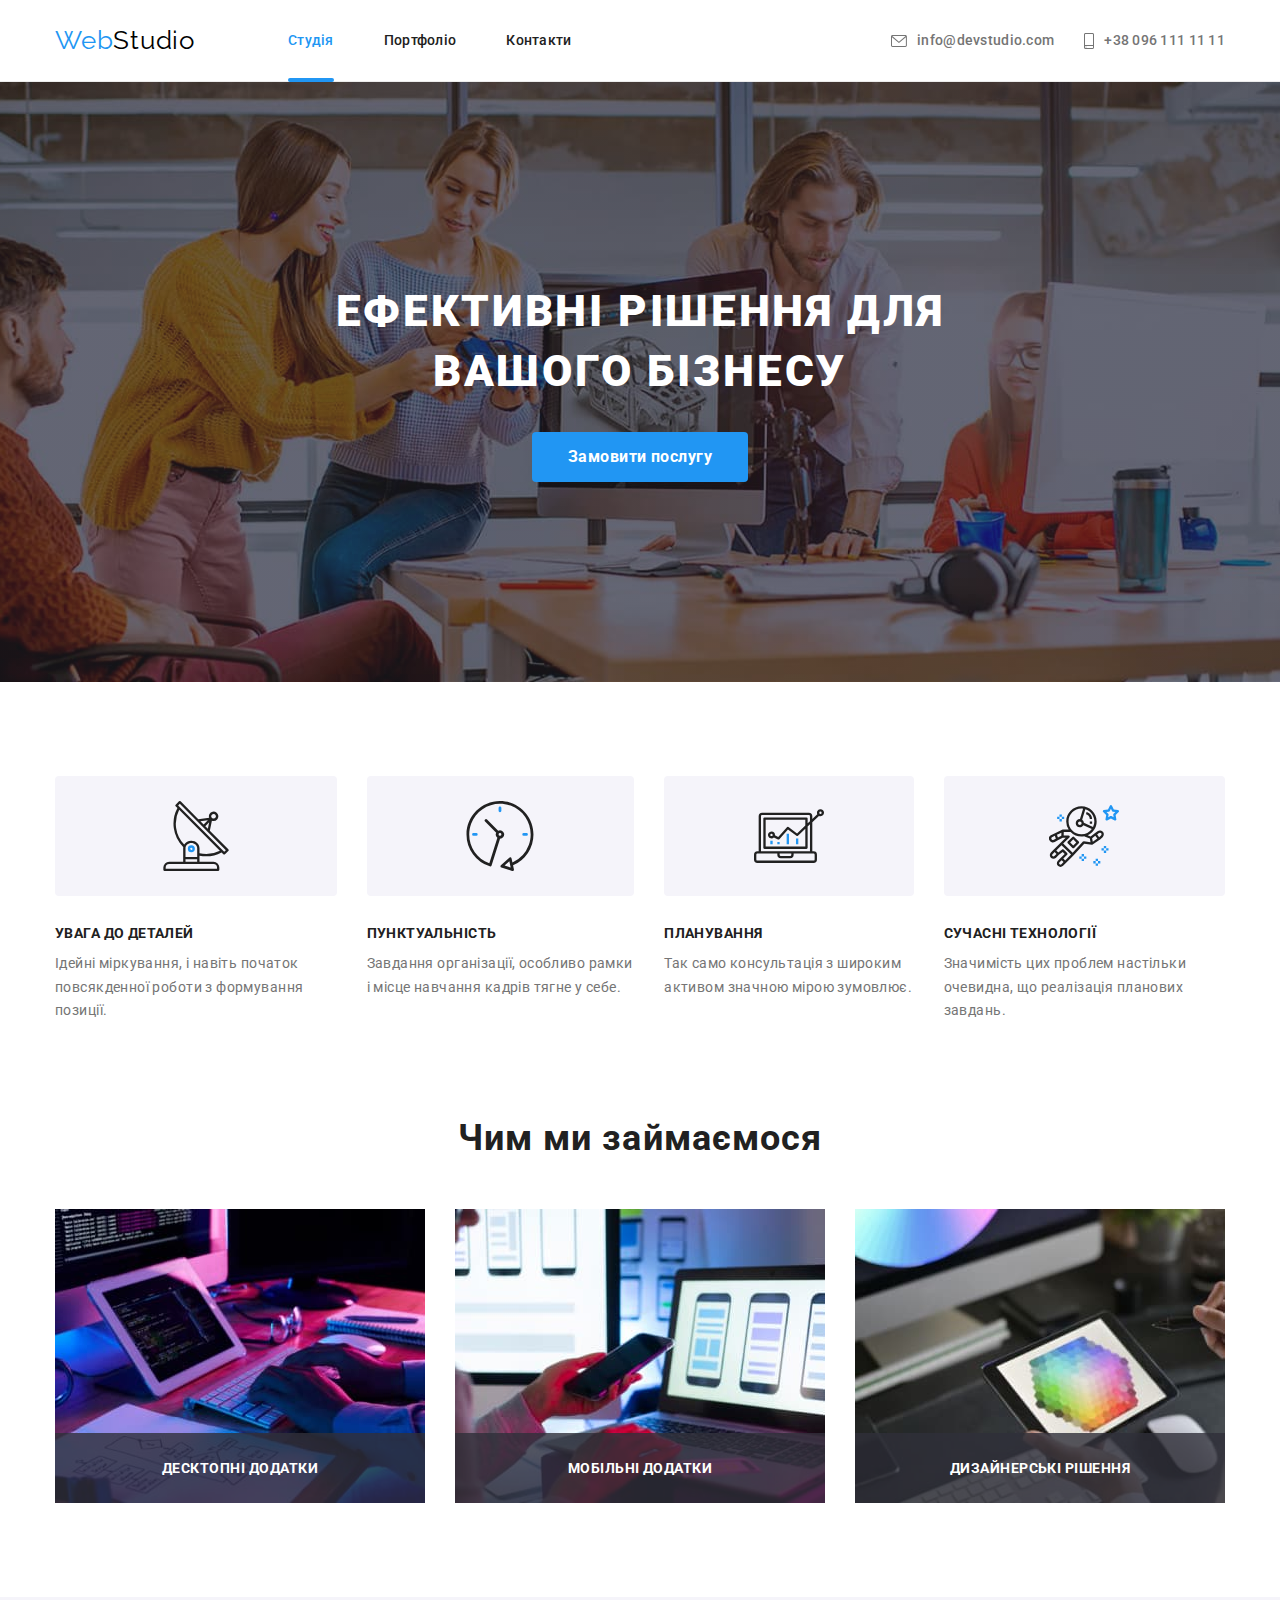
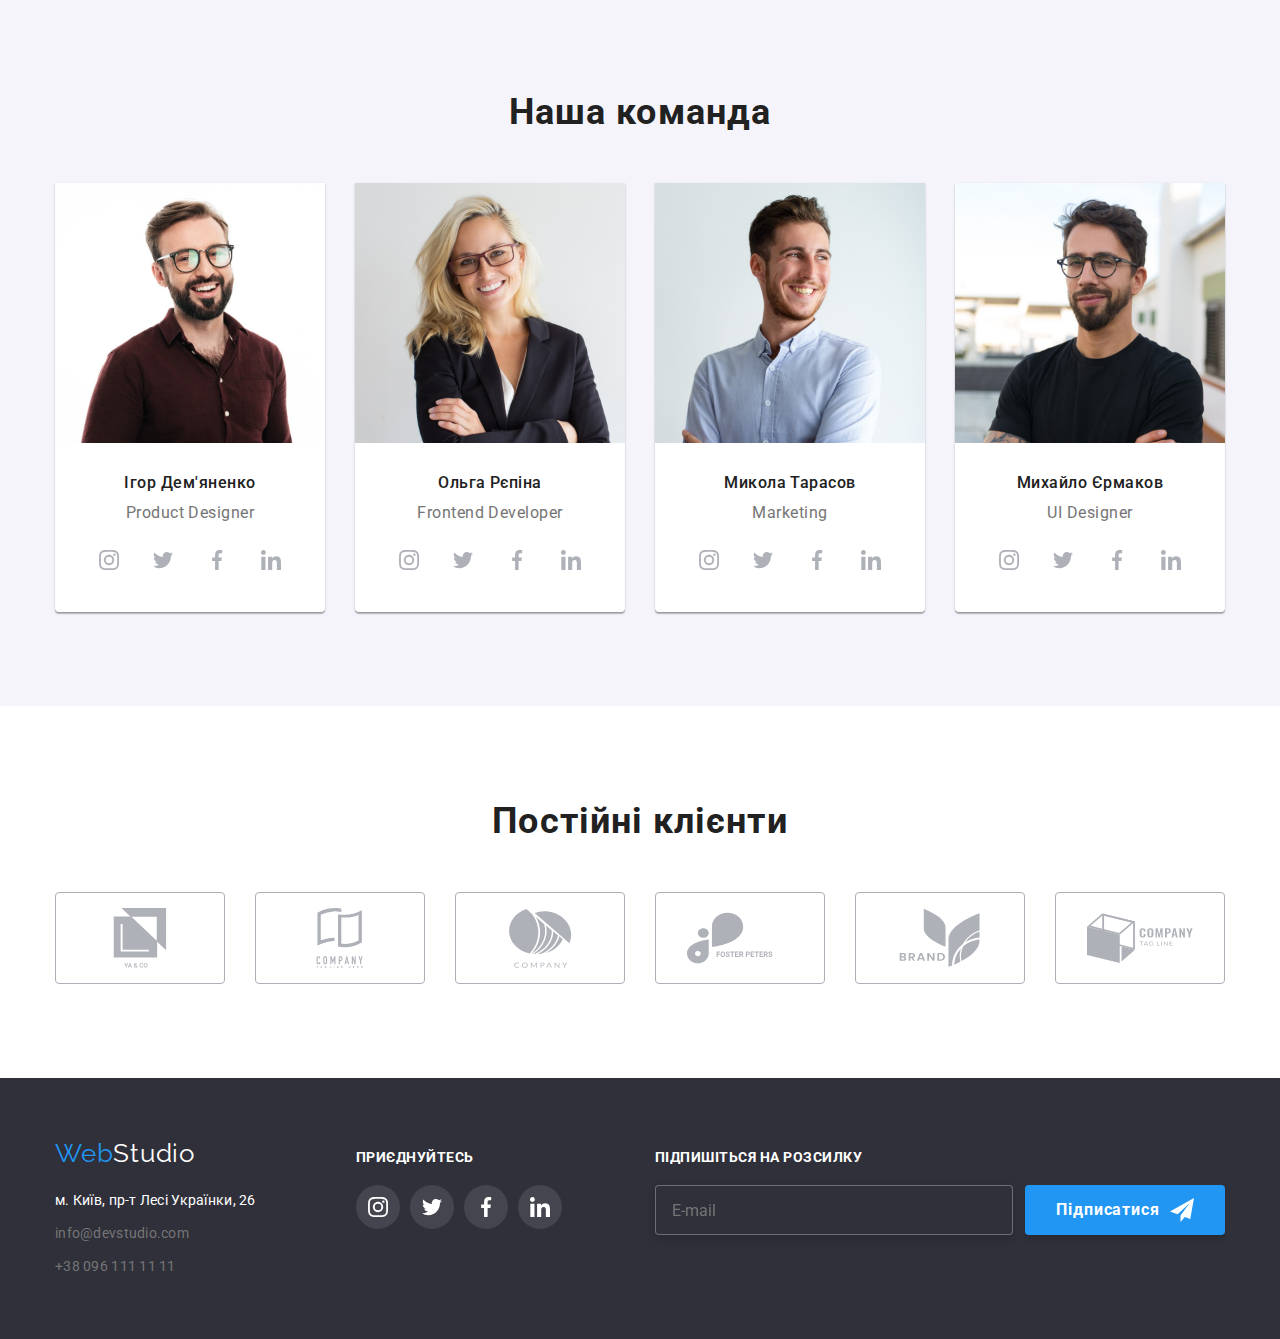
<file: index.html>
<!DOCTYPE html>
<html lang="uk">
  <head>
    <meta charset="UTF-8" />
    <meta http-equiv="X-UA-Compatible" content="IE=edge" />
    <meta name="viewport" content="width=device-width, initial-scale=1.0" />
    <title>WebStudio</title>
    <link
      href="https://fonts.googleapis.com/css2?family=Raleway:wght@700&family=Roboto:wght@400;500;700;900&display=swap"
      rel="stylesheet"
    />
    <link
      rel="stylesheet"
      href="https://cdnjs.cloudflare.com/ajax/libs/modern-normalize/1.1.0/modern-normalize.min.css"
    />
    <link rel="stylesheet" href="./css/main.min.css" />
  </head>
  <body>
    <header class="header">
      <div class="container header__container">
        <nav class="nav-container">
          <a href="#" class="logo link" lang="en">
            <span class="logo__accent">Web</span>Studio</a
          >
          <ul class="nav">
            <li>
              <a href="" class="nav__link link nav__link_current">Студія</a>
            </li>
            <li>
              <a href="./portfolio.html" class="nav__link link">Портфоліо</a>
            </li>
            <li><a href="" class="nav__link link">Контакти</a></li>
          </ul>
        </nav>

        <ul class="nav-auth">
          <li>
            <a href="mailto:info@devstudio.com" class="nav-auth__link link">
              <svg class="nav-auth__icon" width="16" height="12">
                <use href="./images/svg/symbol-defs.svg#icon-envelope"></use>
              </svg>
              info@devstudio.com</a
            >
          </li>
          <li>
            <a href="tel:+380961111111" class="nav-auth__link link">
              <svg class="nav-auth__icon" width="10" height="16">
                <use href="./images/svg/symbol-defs.svg#icon-smartphone"></use>
              </svg>
              +38 096 111 11 11</a
            >
          </li>
        </ul>
      </div>
    </header>
    <main>
      <section class="hero">
        <div class="container">
          <h1 class="hero__title">Ефективні рішення для вашого бізнесу</h1>
          <button class="hero__button button" data-modal-open type="button">
            Замовити послугу
          </button>
        </div>
      </section>

      <section class="section">
        <div class="container">
          <h2 class="visually-hidden">Особливості</h2>
          <ul class="features">
            <li>
              <div class="features__svg-container">
                <svg class="features__svg">
                  <use href="./images/svg/symbol-defs.svg#icon-antenna-1"></use>
                </svg>
              </div>
              <h3 class="features__title">УВАГА ДО ДЕТАЛЕЙ</h3>
              <p class="features__text">
                Ідейні міркування, і навіть початок повсякденної роботи з
                формування позиції.
              </p>
            </li>
            <li>
              <div class="features__svg-container">
                <svg class="features__svg">
                  <use href="./images/svg/symbol-defs.svg#icon-clock-1"></use>
                </svg>
              </div>
              <h3 class="features__title">ПУНКТУАЛЬНІСТЬ</h3>
              <p class="features__text">
                Завдання організації, особливо рамки і місце навчання кадрів
                тягне у себе.
              </p>
            </li>
            <li>
              <div class="features__svg-container">
                <svg class="features__svg">
                  <use href="./images/svg/symbol-defs.svg#icon-diagram-1"></use>
                </svg>
              </div>
              <h3 class="features__title">ПЛАНУВАННЯ</h3>
              <p class="features__text">
                Так само консультація з широким активом значною мірою зумовлює.
              </p>
            </li>
            <li>
              <div class="features__svg-container">
                <svg class="features__svg">
                  <use
                    href="./images/svg/symbol-defs.svg#icon-astronaut-1"
                  ></use>
                </svg>
              </div>
              <h3 class="features__title">СУЧАСНІ ТЕХНОЛОГІЇ</h3>
              <p class="features__text">
                Значимість цих проблем настільки очевидна, що реалізація
                планових завдань.
              </p>
            </li>
          </ul>
        </div>
      </section>
      <section class="section section_no-padding-top">
        <div class="container">
          <h2 class="section__title">Чим ми займаємося</h2>
          <ul class="departments">
            <li class="departments__item">
              <img
                src="./images/departments/coding.jpg"
                alt="Веб розробка"
                width="370"
              />
              <p class="departments__lable">Десктопні додатки</p>
            </li>
            <li class="departments__item">
              <img
                src="./images/departments/apps.jpg"
                alt="Створення мобільних аплікацій"
                width="370"
              />
              <p class="departments__lable">Мобільні додатки</p>
            </li>
            <li class="departments__item">
              <img
                src="./images/departments/design.jpg"
                alt="Веб дизайн"
                width="370"
              />
              <p class="departments__lable">Дизайнерські рішення</p>
            </li>
          </ul>
        </div>
      </section>

      <section class="section section_other-bg">
        <div class="container">
          <h2 class="section__title">Наша команда</h2>
          <ul class="list team">
            <li class="team__item">
              <img src="./images/team/igor.jpg" alt="Дизайнер" width="270" />
              <div class="team__box">
                <h3 class="team__title">Ігор Дем'яненко</h3>
                <p class="team__text">Product Designer</p>

                <ul class="list socials">
                  <li class="team-social">
                    <a href="" class="social-link">
                      <svg class="team-social-svg">
                        <use
                          href="./images/svg/symbol-defs.svg#icon-instagram-2"
                        ></use>
                      </svg>
                    </a>
                  </li>
                  <li class="team-social">
                    <a href="" class="link social-link">
                      <svg class="team-social-svg">
                        <use
                          href="./images/svg/symbol-defs.svg#icon-twitter-1"
                        ></use>
                      </svg>
                    </a>
                  </li>
                  <li class="team-social">
                    <a href="" class="link social-link">
                      <svg class="team-social-svg">
                        <use
                          href="./images/svg/symbol-defs.svg#icon-facebook-1"
                        ></use>
                      </svg>
                    </a>
                  </li>
                  <li class="team-social">
                    <a href="" class="link social-link">
                      <svg class="team-social-svg">
                        <use
                          href="./images/svg/symbol-defs.svg#icon-linkedin-1"
                        ></use>
                      </svg>
                    </a>
                  </li>
                </ul>
              </div>
            </li>
            <li class="team__item">
              <img src="./images/team/olga.jpg" alt="Розробник" width="270" />
              <div class="team__box">
                <h3 class="team__title">Ольга Рєпіна</h3>
                <p class="team__text">Frontend Developer</p>
                <ul class="socials list">
                  <li class="team-social">
                    <a href="" class="link social-link">
                      <svg class="team-social-svg">
                        <use
                          href="./images/svg/symbol-defs.svg#icon-instagram-2"
                        ></use>
                      </svg>
                    </a>
                  </li>
                  <li class="team-social">
                    <a href="" class="link social-link">
                      <svg class="team-social-svg">
                        <use
                          href="./images/svg/symbol-defs.svg#icon-twitter-1"
                        ></use>
                      </svg>
                    </a>
                  </li>
                  <li class="team-social">
                    <a href="" class="link social-link">
                      <svg class="team-social-svg">
                        <use
                          href="./images/svg/symbol-defs.svg#icon-facebook-1"
                        ></use>
                      </svg>
                    </a>
                  </li>
                  <li class="team-social">
                    <a href="" class="link social-link">
                      <svg class="team-social-svg">
                        <use
                          href="./images/svg/symbol-defs.svg#icon-linkedin-1"
                        ></use>
                      </svg>
                    </a>
                  </li>
                </ul>
              </div>
            </li>
            <li class="team__item">
              <img
                src="./images/team/mykola.jpg"
                alt="Маркетолог"
                width="270"
              />
              <div class="team__box">
                <h3 class="team__title">Микола Тарасов</h3>
                <p class="team__text">Marketing</p>
                <ul class="socials list">
                  <li class="team-social">
                    <a href="" class="link social-link">
                      <svg class="team-social-svg">
                        <use
                          href="./images/svg/symbol-defs.svg#icon-instagram-2"
                        ></use>
                      </svg>
                    </a>
                  </li>
                  <li class="team-social">
                    <a href="" class="link social-link">
                      <svg class="team-social-svg">
                        <use
                          href="./images/svg/symbol-defs.svg#icon-twitter-1"
                        ></use>
                      </svg>
                    </a>
                  </li>
                  <li class="team-social">
                    <a href="" class="link social-link">
                      <svg class="team-social-svg">
                        <use
                          href="./images/svg/symbol-defs.svg#icon-facebook-1"
                        ></use>
                      </svg>
                    </a>
                  </li>
                  <li class="team-social">
                    <a href="" class="link social-link">
                      <svg class="team-social-svg">
                        <use
                          href="./images/svg/symbol-defs.svg#icon-linkedin-1"
                        ></use>
                      </svg>
                    </a>
                  </li>
                </ul>
              </div>
            </li>
            <li class="team__item">
              <img
                src="./images/team/mykhailo.jpg"
                alt="UI Дизайнер"
                width="270"
              />
              <div class="team__box">
                <h3 class="team__title">Михайло Єрмаков</h3>
                <p class="team__text">UI Designer</p>
                <ul class="socials list">
                  <li class="team-social">
                    <a href="" class="link social-link">
                      <svg class="team-social-svg">
                        <use
                          href="./images/svg/symbol-defs.svg#icon-instagram-2"
                        ></use>
                      </svg>
                    </a>
                  </li>
                  <li class="team-social">
                    <a href="" class="link social-link">
                      <svg class="team-social-svg">
                        <use
                          href="./images/svg/symbol-defs.svg#icon-twitter-1"
                        ></use>
                      </svg>
                    </a>
                  </li>
                  <li class="team-social">
                    <a href="" class="link social-link">
                      <svg class="team-social-svg">
                        <use
                          href="./images/svg/symbol-defs.svg#icon-facebook-1"
                        ></use>
                      </svg>
                    </a>
                  </li>
                  <li class="team-social">
                    <a href="" class="link social-link">
                      <svg class="team-social-svg">
                        <use
                          href="./images/svg/symbol-defs.svg#icon-linkedin-1"
                        ></use>
                      </svg>
                    </a>
                  </li>
                </ul>
              </div>
            </li>
          </ul>
        </div>
      </section>
      <section class="section">
        <div class="container">
          <h2 class="section__title">Постійні клієнти</h2>
          <ul class="clients">
            <li class="client">
              <a href="" class="client__link link">
                <svg class="client__icon">
                  <use href="./images/svg/symbol-defs.svg#icon-group-1"></use>
                </svg>
              </a>
            </li>
            <li class="client">
              <a href="" class="client__link link">
                <svg class="client__icon">
                  <use href="./images/svg/symbol-defs.svg#icon-group"></use>
                </svg>
              </a>
            </li>
            <li class="client">
              <a href="" class="client__link link">
                <svg class="client__icon">
                  <use href="./images/svg/symbol-defs.svg#icon-group-2"></use>
                </svg>
              </a>
            </li>
            <li class="client">
              <a href="" class="client__link link">
                <svg class="client__icon">
                  <use href="./images/svg/symbol-defs.svg#icon-group-3"></use>
                </svg>
              </a>
            </li>
            <li class="client">
              <a href="" class="client__link link">
                <svg class="client__icon">
                  <use href="./images/svg/symbol-defs.svg#icon-group-4"></use>
                </svg>
              </a>
            </li>
            <li class="client">
              <a href="" class="client__link link">
                <svg class="client__icon">
                  <use href="./images/svg/symbol-defs.svg#icon-group-5"></use>
                </svg>
              </a>
            </li>
          </ul>
        </div>
      </section>
    </main>
    <footer class="footer">
      <div class="container footer-container">
        <div class="address-container">
          <a href="#" class="footer-logo link" lang="en">
            <span class="logo__accent">Web</span>Studio</a
          >
          <address class="address">
            <ul class="footer-ul">
              <li class="footer-li">
                <a
                  href="https://goo.gl/maps/rkMrGBLXWdnHNcui8"
                  class="nav-auth__link contact-address footer-contact link"
                  target="_blank"
                  >м. Київ, пр-т Лесі Українки, 26</a
                >
              </li>
              <li class="footer-li">
                <a
                  href="mailto:info@devstudio.com"
                  class="nav-auth__link footer-contact link"
                  target="_blank"
                  >info@devstudio.com</a
                >
              </li>
              <li class="footer-li">
                <a
                  href="tel:+380961111111"
                  class="nav-auth__link footer-contact link"
                  >+38 096 111 11 11</a
                >
              </li>
            </ul>
          </address>
        </div>
        <div class="footer-social-container">
          <p class="footer-socials-p">приєднуйтесь</p>
          <ul class="socials">
            <li class="footer-social">
              <a href="" class="footer-social-link link">
                <svg class="team-social-svg">
                  <use
                    href="./images/svg/symbol-defs.svg#icon-instagram-2"
                  ></use>
                </svg>
              </a>
            </li>
            <li class="footer-social">
              <a href="" class="footer-social-link link">
                <svg class="team-social-svg">
                  <use href="./images/svg/symbol-defs.svg#icon-twitter-1"></use>
                </svg>
              </a>
            </li>
            <li class="footer-social">
              <a href="" class="footer-social-link link">
                <svg class="team-social-svg">
                  <use
                    href="./images/svg/symbol-defs.svg#icon-facebook-1"
                  ></use>
                </svg>
              </a>
            </li>
            <li class="footer-social">
              <a href="" class="footer-social-link link">
                <svg class="team-social-svg">
                  <use
                    href="./images/svg/symbol-defs.svg#icon-linkedin-1"
                  ></use>
                </svg>
              </a>
            </li>
          </ul>
        </div>
        <div class="email-inputs-wrapper">
          <p class="footer-socials-p">підпишіться на розсилку</p>
          <form class="email-inputs">
            <label class="email-field">
              <span class="email-input-wrapper">
                <input
                  type="email"
                  class="email-input"
                  placeholder="E-mail"
                  name="user_email"
                />
              </span>
            </label>
            <button type="submit" class="button email-form-submit">
              <span class="email-form-span">Підписатися</span>
              <svg class="send-svg" width="24" height="24">
                <use href="./images/svg/symbol-defs.svg#icon-send"></use>
              </svg>
            </button>
          </form>
        </div>
      </div>
    </footer>

    <div class="backdrop is-hidden" data-modal>
      <div class="modal">
        <button type="button" class="modal-close-btn" data-modal-close>
          <svg class="modal-close-icon" width="11" height="11">
            <use href="./images/svg/symbol-defs.svg#icon-close"></use>
          </svg>
        </button>
        <form class="modal-form">
          <b class="modal-form-capture"
            >Залиште свої дані, ми вам передзвонимо</b
          >
          <label class="modal-form-field">
            <span class="modal-form-input-desc">Імʼя</span>
            <span class="modal-form-input-wrapper">
              <input
                type="text"
                class="modal-form-input"
                placeholder=""
                pattern="[a-zA-Zа-яА-ЯіІїЇʼҐґєЄ]+"
                name="user_name"
              />
              <svg class="modal-form-svg">
                <use href="./images/svg/symbol-defs.svg#icon-name"></use>
              </svg>
            </span>
          </label>
          <label class="modal-form-field">
            <span class="modal-form-input-desc">Телефон</span>
            <span class="modal-form-input-wrapper">
              <input
                type="tel"
                class="modal-form-input"
                placeholder=""
                name="user_phone"
              />
              <svg class="modal-form-svg">
                <use href="./images/svg/symbol-defs.svg#icon-tel"></use>
              </svg>
            </span>
          </label>
          <label class="modal-form-field">
            <span class="modal-form-input-desc">Пошта</span>
            <span class="modal-form-input-wrapper">
              <input
                type="email"
                class="modal-form-input"
                placeholder=""
                name="user_email"
              />
              <svg class="modal-form-svg">
                <use href="./images/svg/symbol-defs.svg#icon-email"></use>
              </svg>
            </span>
          </label>
          <label class="modal-form-field-last">
            <span class="modal-form-input-desc">Коментар</span>
            <textarea
              name="user_message"
              class="modal-form-message"
              placeholder="Введіть текст"
            ></textarea>
          </label>
          <label class="modal-form-checkbox-wrapper">
            <input
              type="checkbox"
              class="modal-form-checkbox visually-hidden"
              name="user_policy"
              required
            />
            <svg class="modal-form-own-checkbox" width="18" height="18">
              <use
                class="modal-form-own-checkbox-icon"
                href="./images/svg/symbol-defs.svg#icon-check"
              ></use>
            </svg>
            Погоджуюся з розсилкою та приймаю&nbsp;<a
              href=""
              class="modal-form-own-checkbox-text"
              >Умови договору</a
            >
          </label>
          <button type="submit" class="button modal-form-submit">
            Відправити
          </button>
        </form>
      </div>
    </div>

    <script src="./js/modal.js"></script>
  </body>
</html>
</file>
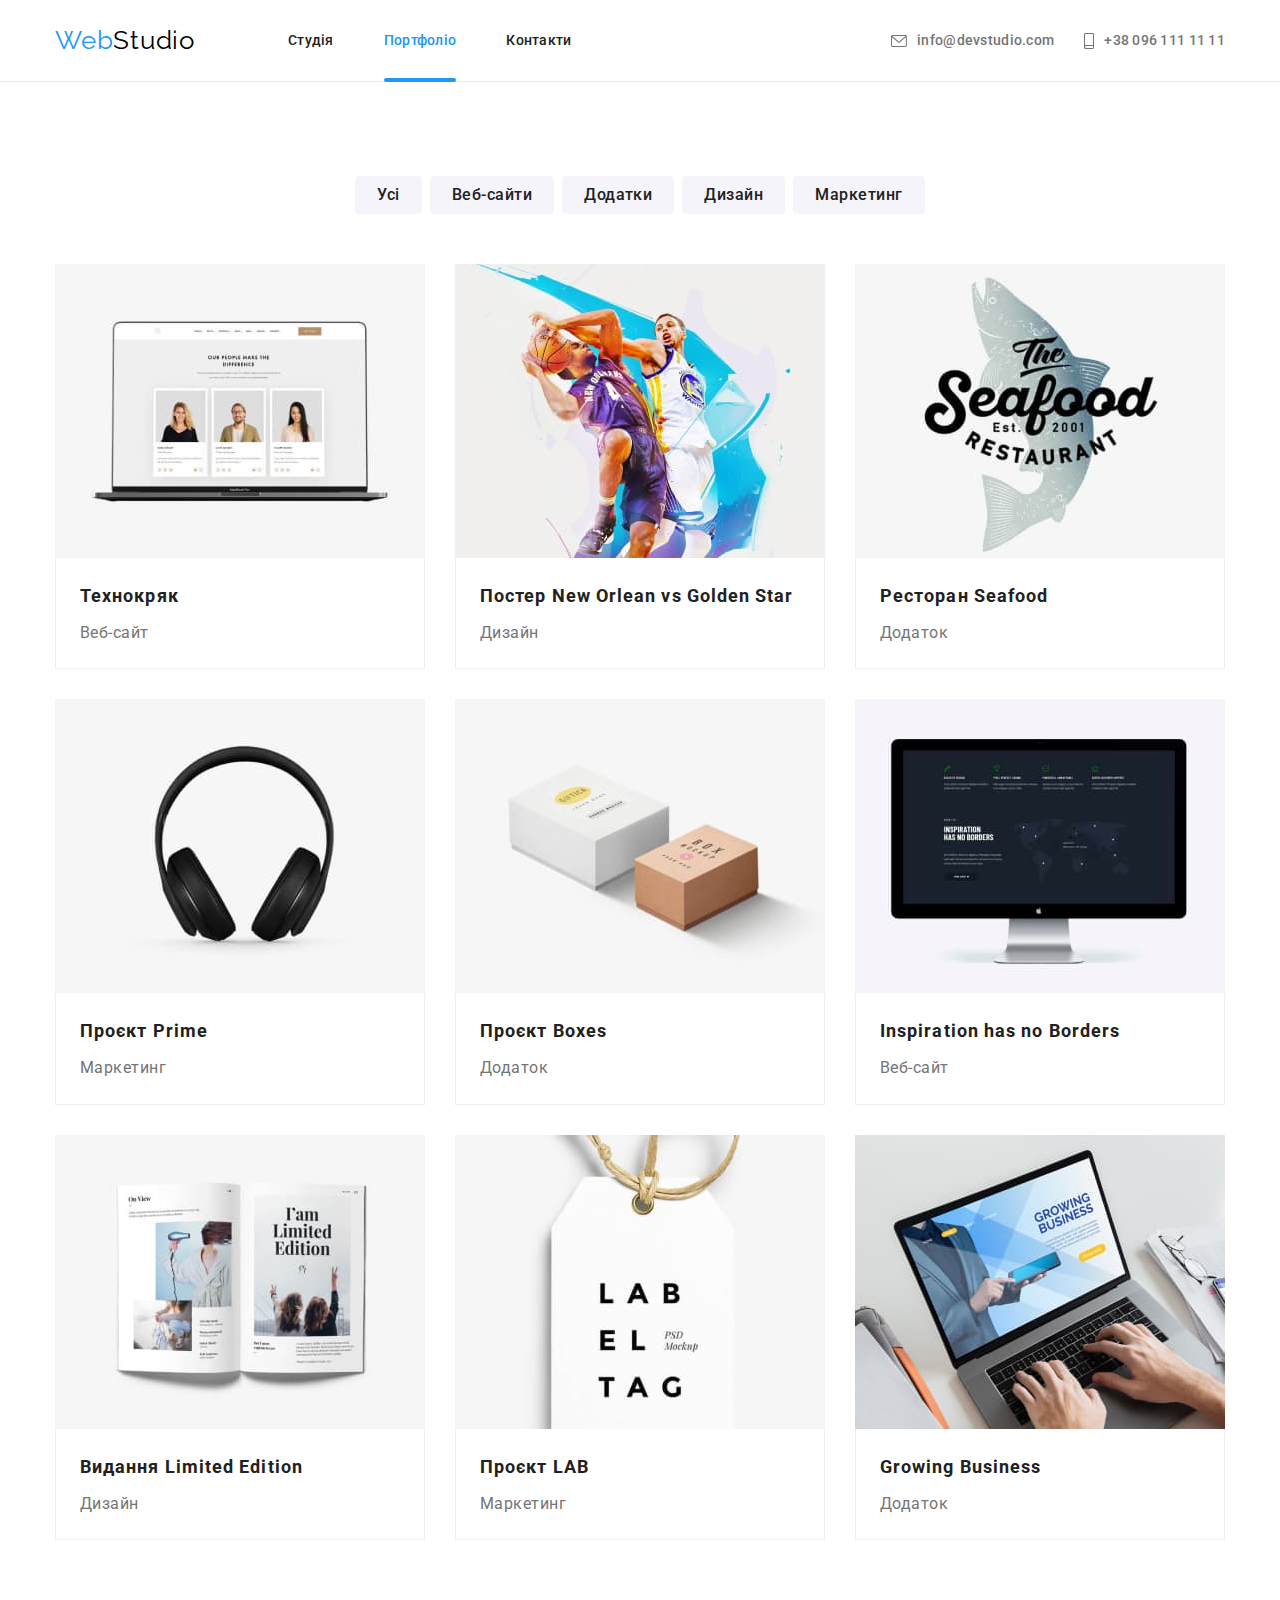
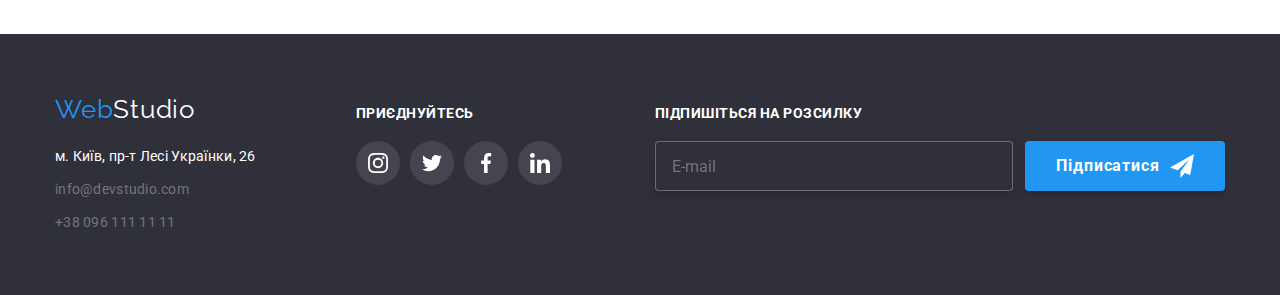
<file: portfolio.html>
<!DOCTYPE html>
<html lang="uk">
  <head>
    <meta charset="UTF-8" />
    <meta http-equiv="X-UA-Compatible" content="IE=edge" />
    <meta name="viewport" content="width=device-width, initial-scale=1.0" />
    <title>WebStudio</title>
    <link
      href="https://fonts.googleapis.com/css2?family=Raleway:wght@700&family=Roboto:wght@400;500;700;900&display=swap"
      rel="stylesheet"
    />
    <link
      rel="stylesheet"
      href="https://cdnjs.cloudflare.com/ajax/libs/modern-normalize/1.1.0/modern-normalize.min.css"
    />
    <link rel="stylesheet" href="./css/main.min.css" />
  </head>
  <body>
    <header class="header">
      <div class="container header__container">
        <nav class="nav-container">
          <a href="#" class="logo link" lang="en">
            <span class="logo__accent">Web</span>Studio</a
          >
          <ul class="nav">
            <li>
              <a href="./index.html" class="nav__link link">Студія</a>
            </li>
            <li>
              <a href="" class="nav__link link nav__link_current">Портфоліо</a>
            </li>
            <li><a href="" class="nav__link link">Контакти</a></li>
          </ul>
        </nav>

        <ul class="nav-auth">
          <li>
            <a href="mailto:info@devstudio.com" class="nav-auth__link link">
              <svg class="nav-auth__icon" width="16" height="12">
                <use href="./images/svg/symbol-defs.svg#icon-envelope"></use>
              </svg>
              info@devstudio.com</a
            >
          </li>
          <li>
            <a href="tel:+380961111111" class="nav-auth__link link">
              <svg class="nav-auth__icon" width="10" height="16">
                <use href="./images/svg/symbol-defs.svg#icon-smartphone"></use>
              </svg>
              +38 096 111 11 11</a
            >
          </li>
        </ul>
      </div>
    </header>
    <main>
      <section class="section">
        <div class="container">
          <h1 class="visually-hidden">Портфоліо</h1>
          <ul class="filter">
            <li>
              <button class="filter-button button" type="button">Усі</button>
            </li>
            <li>
              <button class="filter-button button" type="button">
                Веб-сайти
              </button>
            </li>
            <li>
              <button class="filter-button button" type="button">
                Додатки
              </button>
            </li>
            <li>
              <button class="filter-button button" type="button">Дизайн</button>
            </li>
            <li>
              <button class="filter-button button" type="button">
                Маркетинг
              </button>
            </li>
          </ul>

          <ul class="portfolio-container">
            <li class="portfolio-card">
              <a href="" class="link portfolio-card-link">
                <div class="list-img-wrapper">
                  <img
                    src="./images/portfolio/techno.jpg"
                    alt="Сайт з портфоліо"
                    class="portfolio-card-img"
                    width="370"
                  />
                  <p class="overlay">
                    Ресурс пропонує комплексні пропозиції з різним рівнем
                    функціоналу та сервісів. Все це дозволить відвідувачу
                    отримати вичерпні відомості про компанію чи приватну особу.
                  </p>
                </div>
                <div class="portfolio-card-text">
                  <h2 class="portfolio-card-header">Технокряк</h2>
                  <p class="portfolio-card-type">Веб-сайт</p>
                </div>
              </a>
            </li>
            <li class="portfolio-card">
              <a href="" class="link portfolio-card-link">
                <div class="list-img-wrapper">
                  <img
                    src="./images/portfolio/poster.jpg"
                    alt="2 баскетболісти"
                    class="portfolio-card-img"
                    width="370"
                  />
                  <p class="overlay">
                    Ресурс пропонує комплексні пропозиції з різним рівнем
                    функціоналу та сервісів. Все це дозволить відвідувачу
                    отримати вичерпні відомості про компанію чи приватну особу.
                  </p>
                </div>
                <div class="portfolio-card-text">
                  <h2 class="portfolio-card-header">
                    Постер New Orlean vs Golden Star
                  </h2>
                  <p class="portfolio-card-type">Дизайн</p>
                </div>
              </a>
            </li>
            <li class="portfolio-card">
              <a href="" class="link portfolio-card-link">
                <div class="list-img-wrapper">
                  <img
                    src="./images/portfolio/seafood.jpg"
                    alt="Риба"
                    class="portfolio-card-img"
                    width="370"
                  />

                  <p class="overlay">
                    Ресурс пропонує комплексні пропозиції з різним рівнем
                    функціоналу та сервісів. Все це дозволить відвідувачу
                    отримати вичерпні відомості про компанію чи приватну особу.
                  </p>
                </div>
                <div class="portfolio-card-text">
                  <h2 class="portfolio-card-header">Ресторан Seafood</h2>
                  <p class="portfolio-card-type">Додаток</p>
                </div>
              </a>
            </li>
            <li class="portfolio-card">
              <a href="" class="link portfolio-card-link">
                <div class="list-img-wrapper">
                  <img
                    src="./images/portfolio/prime.jpg"
                    alt="Навушники"
                    class="portfolio-card-img"
                    width="370"
                  />

                  <p class="overlay">
                    Ресурс пропонує комплексні пропозиції з різним рівнем
                    функціоналу та сервісів. Все це дозволить відвідувачу
                    отримати вичерпні відомості про компанію чи приватну особу.
                  </p>
                </div>
                <div class="portfolio-card-text">
                  <h2 class="portfolio-card-header">Проєкт Prime</h2>
                  <p class="portfolio-card-type">Маркетинг</p>
                </div>
              </a>
            </li>
            <li class="portfolio-card">
              <a href="" class="link portfolio-card-link">
                <div class="list-img-wrapper">
                  <img
                    src="./images/portfolio/boxes.jpg"
                    alt="2 коробки"
                    class="portfolio-card-img"
                    width="370"
                  />
                  <p class="overlay">
                    Ресурс пропонує комплексні пропозиції з різним рівнем
                    функціоналу та сервісів. Все це дозволить відвідувачу
                    отримати вичерпні відомості про компанію чи приватну особу.
                  </p>
                </div>
                <div class="portfolio-card-text">
                  <h2 class="portfolio-card-header">Проєкт Boxes</h2>
                  <p class="portfolio-card-type">Додаток</p>
                </div>
              </a>
            </li>
            <li class="portfolio-card">
              <a href="" class="link portfolio-card-link">
                <div class="list-img-wrapper">
                  <img
                    src="./images/portfolio/inspiration.jpg"
                    alt="Монітор"
                    class="portfolio-card-img"
                    width="370"
                  />
                  <p class="overlay">
                    Ресурс пропонує комплексні пропозиції з різним рівнем
                    функціоналу та сервісів. Все це дозволить відвідувачу
                    отримати вичерпні відомості про компанію чи приватну особу.
                  </p>
                </div>
                <div class="portfolio-card-text">
                  <h2 class="portfolio-card-header">
                    Inspiration has no Borders
                  </h2>
                  <p class="portfolio-card-type">Веб-сайт</p>
                </div>
              </a>
            </li>

            <li class="portfolio-card">
              <a href="" class="link portfolio-card-link">
                <div class="list-img-wrapper">
                  <img
                    src="./images/portfolio/limited-edition.jpg"
                    alt="Журнал"
                    class="portfolio-card-img"
                    width="370"
                  />
                  <p class="overlay">
                    Ресурс пропонує комплексні пропозиції з різним рівнем
                    функціоналу та сервісів. Все це дозволить відвідувачу
                    отримати вичерпні відомості про компанію чи приватну особу.
                  </p>
                </div>
                <div class="portfolio-card-text">
                  <h2 class="portfolio-card-header">Видання Limited Edition</h2>
                  <p class="portfolio-card-type">Дизайн</p>
                </div>
              </a>
            </li>
            <li class="portfolio-card">
              <a href="" class="link portfolio-card-link">
                <div class="list-img-wrapper">
                  <img
                    src="./images/portfolio/lab.jpg"
                    alt="Бірка"
                    class="portfolio-card-img"
                    width="370"
                  />
                  <p class="overlay">
                    Ресурс пропонує комплексні пропозиції з різним рівнем
                    функціоналу та сервісів. Все це дозволить відвідувачу
                    отримати вичерпні відомості про компанію чи приватну особу.
                  </p>
                </div>
                <div class="portfolio-card-text">
                  <h2 class="portfolio-card-header">Проєкт LAB</h2>
                  <p class="portfolio-card-type">Маркетинг</p>
                </div>
              </a>
            </li>
            <li class="portfolio-card">
              <a href="" class="link portfolio-card-link">
                <div class="list-img-wrapper">
                  <img
                    src="./images/portfolio/growing-business.jpg"
                    alt="Чоловік з планшетом"
                    class="portfolio-card-img"
                    width="370"
                  />
                  <p class="overlay">
                    Ресурс пропонує комплексні пропозиції з різним рівнем
                    функціоналу та сервісів. Все це дозволить відвідувачу
                    отримати вичерпні відомості про компанію чи приватну особу.
                  </p>
                </div>
                <div class="portfolio-card-text">
                  <h2 class="portfolio-card-header">Growing Business</h2>
                  <p class="portfolio-card-type">Додаток</p>
                </div>
              </a>
            </li>
          </ul>
        </div>
      </section>
    </main>
    <footer class="footer">
      <div class="container footer-container">
        <div class="address-container">
          <a href="#" class="footer-logo link" lang="en">
            <span class="logo__accent">Web</span>Studio</a
          >
          <address class="address">
            <ul class="list footer-ul">
              <li class="footer-li">
                <a
                  href="https://goo.gl/maps/rkMrGBLXWdnHNcui8"
                  class="nav-auth__link contact-address footer-contact link"
                  target="_blank"
                  >м. Київ, пр-т Лесі Українки, 26</a
                >
              </li>
              <li class="footer-li">
                <a
                  href="mailto:info@devstudio.com"
                  class="nav-auth__link footer-contact link"
                  target="_blank"
                  >info@devstudio.com</a
                >
              </li>
              <li class="footer-li">
                <a
                  href="tel:+380961111111"
                  class="nav-auth__link footer-contact link"
                  >+38 096 111 11 11</a
                >
              </li>
            </ul>
          </address>
        </div>
        <div class="footer-social-container">
          <p class="footer-socials-p">приєднуйтесь</p>
          <ul class="socials">
            <li class="footer-social">
              <a href="" class="footer-social-link link">
                <svg class="team-social-svg">
                  <use
                    href="./images/svg/symbol-defs.svg#icon-instagram-2"
                  ></use>
                </svg>
              </a>
            </li>
            <li class="footer-social">
              <a href="" class="footer-social-link link">
                <svg class="team-social-svg">
                  <use href="./images/svg/symbol-defs.svg#icon-twitter-1"></use>
                </svg>
              </a>
            </li>
            <li class="footer-social">
              <a href="" class="footer-social-link link">
                <svg class="team-social-svg">
                  <use
                    href="./images/svg/symbol-defs.svg#icon-facebook-1"
                  ></use>
                </svg>
              </a>
            </li>
            <li class="footer-social">
              <a href="" class="footer-social-link link">
                <svg class="team-social-svg">
                  <use
                    href="./images/svg/symbol-defs.svg#icon-linkedin-1"
                  ></use>
                </svg>
              </a>
            </li>
          </ul>
        </div>
        <div class="email-inputs-wrapper">
          <p class="footer-socials-p">підпишіться на розсилку</p>
          <form class="email-inputs">
            <label class="email-field">
              <span class="email-input-wrapper">
                <input
                  type="email"
                  class="email-input"
                  placeholder="E-mail"
                  name="user_email"
                />
              </span>
            </label>
            <button type="submit" class="button email-form-submit">
              <span class="email-form-span">Підписатися</span>
              <svg class="send-svg" width="24" height="24">
                <use href="./images/svg/symbol-defs.svg#icon-send"></use>
              </svg>
            </button>
          </form>
        </div>
      </div>
    </footer>
  </body>
</html>
</file>
<file: css/main.min.css>
:root{--primary-text-color: #757575;--title-text-color: #212121;--accent-color: #2196f3;--primary-bgc: #f5f5f5;--secondary-bgc: #f5f4fa;--accent-bgc: #2f303a;--transition-dur-and-func: 250ms cubic-bezier(0.4, 0, 0.2, 1)}.visually-hidden{position:absolute;width:1px;height:1px;margin:-1px;border:0;padding:0;white-space:nowrap;clip-path:inset(100%);clip:rect(0 0 0 0);overflow:hidden}.portfolio-container,.clients,.socials,.departments,.features,.nav-auth,.nav{display:flex;justify-content:center;gap:30px}body{color:var(--primary-text-color);font-family:"Roboto",sans-serif;letter-spacing:.03em;font-size:16px}ul{margin:0;padding:0;list-style:none}h2,h3,p{margin:0}img{display:block;max-width:100%;height:auto}.link{text-decoration:none}.list{display:flex;justify-content:center;gap:30px}.section{padding:94px 0}.section_no-padding-top{padding-top:0}.section__title{color:var(--title-text-color);font-size:36px;line-height:1.17;text-align:center;letter-spacing:.03em;margin-bottom:50px}.section_other-bg{background-color:var(--secondary-bgc)}.container{width:1200px;padding:0 15px;margin:0 auto}.button{color:var(--title-text-color);background-color:var(--secondary-bgc);cursor:pointer;font-family:inherit;font-weight:700;line-height:1.88;letter-spacing:.06em;border-radius:4px;border:rgba(0,0,0,0);transition:color var(--transition-dur-and-func),background-color var(--transition-dur-and-func),box-shadow var(--transition-dur-and-func)}.button:hover,.button:focus{color:#fff;background-color:var(--accent-color)}.nav-container{display:flex;align-items:center}.nav{gap:50px}.nav__link{position:relative;color:var(--title-text-color);font-weight:500;font-size:14px;line-height:1.14;letter-spacing:.02em;text-decoration:none;transition:color var(--transition-dur-and-func)}.nav__link:hover,.nav__link:focus{color:var(--accent-color)}.nav__link_current{color:var(--accent-color)}.nav__link_current::after{content:"";position:absolute;bottom:-34px;left:0;background-color:var(--accent-color);border-radius:2px;width:100%;height:4px}.logo{color:#000;font-family:"Raleway",sans-serif;font-size:26px;line-height:1.2;text-decoration:none;letter-spacing:.03em;margin-right:93px}.logo__accent{color:var(--accent-color)}.nav-auth__link{color:var(--primary-text-color);font-weight:500;font-size:14px;line-height:1.71;letter-spacing:.02em;display:flex;align-items:center}.nav-auth__link:hover,.nav-auth__link:focus{color:var(--accent-color)}.contact-address{color:#fff;transition:color var(--transition-dur-and-func)}.nav-auth__icon{fill:currentColor;margin-right:10px}.nav-auth__icon{fill:currentColor;margin-right:10px}.filter{display:flex;justify-content:center;gap:8px;margin-bottom:50px}.filter-button{font-weight:500;font-size:16px;line-height:1.6;text-align:center;letter-spacing:.03em;padding:6px 22px}.filter-button:hover,.filter-button:focus{box-shadow:0px 3px 1px rgba(0,0,0,.1),0px 1px 2px rgba(0,0,0,.08),0px 2px 2px rgba(0,0,0,.12)}.email-inputs-wrapper{margin-left:93px}.email-inputs{display:flex}.email-input{width:358px;height:50px;border:1px solid rgba(255,255,255,.3);filter:drop-shadow(0px 4px 4px rgba(0, 0, 0, 0.15));border-radius:4px;background-color:#2f303a;color:rgba(255,255,255,.3);padding-left:16px}.email-form-span{margin-right:10px}.email-form-submit{width:200px;display:flex;align-items:center;justify-content:center;font-weight:700;letter-spacing:.06em;color:#fff;background-color:#2196f3;box-shadow:0px 4px 4px rgba(0,0,0,.15);border-radius:4px;border:rgba(0,0,0,0);margin-left:12px}.backdrop{position:fixed;top:0;left:0;z-index:999999;width:100%;height:100%;background-color:rgba(0,0,0,.5);transition:opacity var(--transition-dur-and-func),visibility var(--transition-dur-and-func)}.backdrop.is-hidden{opacity:0;visibility:hidden;pointer-events:none}.modal{position:absolute;top:50%;left:50%;transform:translate(-50%, -50%);width:528px;height:580px;background-color:#fff;padding:40px}.modal-close-btn{position:absolute;top:8px;right:8px;display:flex;justify-content:center;align-items:center;width:30px;height:30px;padding:0;background-color:rgba(0,0,0,0);border:1px solid rgba(0,0,0,.1);border-radius:50%;cursor:pointer;transition:border-color var(--transition-dur-and-func)}.modal-close-icon:hover{fill:var(--accent-color)}.modal-form{display:flex;flex-direction:column}.modal-form-capture{font-size:20px;text-align:center;margin-bottom:12px;color:#212121}.modal-form-field{margin-bottom:10px}.modal-form-input-desc{display:block;margin-bottom:4px;font-weight:400;font-size:12px;line-height:14px;letter-spacing:.01em;color:var(--primary-text-color)}.modal-form-input-wrapper{position:relative;display:block}.modal-form-input{width:100%;height:40px;border:1px solid rgba(33,33,33,.2);border-radius:6px;padding-left:42px;transition:border-color var(--transition-dur-and-func)}.modal-form-input:focus{border-color:var(--accent-color);outline:none}.modal-form-svg{position:absolute;top:50%;left:12px;display:block;width:12px;height:12px;transform:translateY(-50%);background-color:rgba(0,0,0,0);transition:background-color var(--transition-dur-and-func)}.modal-form-input:focus+.modal-form-svg{fill:var(--accent-color)}.modal-form-message{display:block;width:100%;height:120px;resize:none;border:1px solid rgba(33,33,33,.2);border-radius:4px;padding:15px;line-height:1.3;transition:border-color var(--transition-dur-and-func)}.modal-form-message::placeholder{font-weight:400;font-size:12px;line-height:14px;letter-spacing:.01em;color:rgba(117,117,117,.5)}.modal-form-message:focus{outline:none;border-color:var(--accent-color)}.modal-form-checkbox-wrapper{display:flex;justify-content:center;align-items:center;font-size:14px;line-height:24px;letter-spacing:.03em;margin-bottom:30px;margin-top:20px}.modal-form-checkbox{position:absolute;appearance:none}.modal-form-own-checkbox{border:2px solid #212121;border-radius:4px;padding:2px;cursor:pointer;margin-right:10px}.modal-form-checkbox:focus+.modal-form-own-checkbox{outline:2px solid rgba(0,0,255,.5)}.modal-form-checkbox:checked+.modal-form-own-checkbox{background-color:var(--accent-color);border:rgba(0,0,0,0)}.modal-form-own-checkbox-icon{fill:#fff;display:none}.modal-form-checkbox:checked+.modal-form-own-checkbox .modal-form-own-checkbox-icon{display:block}.modal-form-own-checkbox-text{color:var(--accent-color)}.modal-form-submit{align-self:center;width:200px;height:50px;font-weight:700;line-height:30px;letter-spacing:.06em;color:#fff;background-color:#2196f3;box-shadow:0px 4px 4px rgba(0,0,0,.15);border-radius:4px;border:rgba(0,0,0,0)}.header{border-bottom:1px solid #ececec}.header__container{display:flex;justify-content:space-between;padding-top:25px;padding-bottom:25px;align-items:center}.hero{background-color:var(--accent-bgc);padding:200px 0;background-image:linear-gradient(rgba(47, 48, 58, 0.4), rgba(47, 48, 58, 0.4)),url(../images/people.jpg);background-repeat:no-repeat;background-position:center;max-width:1600px;margin:0 auto;text-align:center;background-size:cover}.hero__title{color:#fff;font-weight:900;font-size:44px;line-height:1.36;letter-spacing:.06em;text-transform:uppercase;width:696px;margin:0 auto}.hero__button{background-color:var(--accent-color);color:#fff;font-size:16px;letter-spacing:.03em;width:216px;margin-top:30px;padding:10px 0;transition:background-color var(--transition-dur-and-func)}.hero__button:hover,.hero__button:focus{background-color:#188ce8}.features__svg-container{margin-bottom:30px;height:120px;background:#f5f4fa;border-radius:4px;display:flex;justify-content:center;align-items:center}.features__svg{width:70px;height:70px}.features__title{font-size:14px;line-height:1.14;text-transform:uppercase;letter-spacing:.03em;color:var(--title-text-color);margin-bottom:10px}.features__text{font-size:14px;line-height:1.7;letter-spacing:.03em}.departments__item{position:relative}.departments__lable{position:absolute;font-weight:700;font-size:14px;line-height:16px;text-transform:uppercase;width:100%;height:70px;color:#fff;background:rgba(47,48,58,.8);bottom:0;display:flex;justify-content:center;align-items:center}.team__item{background:#fff;box-shadow:0px 1px 3px rgba(0,0,0,.12),0px 1px 1px rgba(0,0,0,.14),0px 2px 1px rgba(0,0,0,.2);border-radius:0px 0px 4px 4px}.team__box{padding-top:30px;padding-bottom:30px}.team__title{color:var(--title-text-color);font-weight:500;line-height:1.2;text-align:center;font-size:16px;margin-bottom:10px}.team__text{line-height:1.2;text-align:center;margin-bottom:16px}.socials{gap:10px}.team-social{width:44px;height:44px}.social-link{width:100%;height:100%;border-radius:50%;display:flex;justify-content:center;align-items:center;color:#afb1b8;transition:background-color var(--transition-dur-and-func),color var(--transition-dur-and-func)}.social-link:hover,.social-link:focus{background-color:var(--accent-color);color:#fff}.team-social-svg{height:20px;width:20px;fill:currentColor}.client{width:170px;height:92px}.client__link{width:100%;height:100%;border:1px solid #afb1b8;border-radius:4px;display:flex;justify-content:center;align-items:center;color:#afb1b8;transition:color var(--transition-dur-and-func),background-color var(--transition-dur-and-func)}.client__link:hover,.client__link:focus{color:var(--accent-color);border-color:var(--accent-color)}.client__icon{width:106px;height:60px;fill:currentColor}.portfolio-container{flex-wrap:wrap}.portfolio-card-link{display:block;transition:box-shadow var(--transition-dur-and-func)}.portfolio-card-link:hover,.portfolio-card-link:focus{box-shadow:0px 1px 1px rgba(0,0,0,.12),0px 4px 4px rgba(0,0,0,.06),1px 4px 6px rgba(0,0,0,.16)}.portfolio-card-header{color:var(--title-text-color);font-size:18px;line-height:2;letter-spacing:.06em;margin-bottom:4px}.portfolio-card-text{padding:20px 24px;border-bottom:1px solid #eee;border-left:1px solid #eee;border-right:1px solid #eee}.portfolio-card-type{color:var(--primary-text-color);line-height:1.9}.list-img-wrapper{position:relative;overflow:hidden}.overlay{position:absolute;top:1px;left:0;width:100%;height:100%;color:#fff;padding:63px 24px;font-size:18px;line-height:28px;background-color:rgba(33,150,243,.9);overflow:auto;transform:translateY(100%);transition:transform var(--transition-dur-and-func)}.portfolio-card-link:hover .overlay,.portfolio-card-link:focus .overlay{transform:translateY(0%)}.footer{background-color:var(--accent-bgc);padding-top:60px;padding-bottom:60px}.footer-container{display:flex;align-items:baseline}.address-container{flex-grow:1}.address{font-style:normal}.footer-logo{color:#fff;font-family:"Raleway",sans-serif;font-size:26px;line-height:1.2;letter-spacing:.03em;margin-bottom:20px;display:block}.footer-contact{font-weight:400}.footer-ul{display:flex;flex-direction:column;row-gap:9px}.footer-socials-p{font-weight:700;font-size:14px;text-transform:uppercase;color:#fff;margin-bottom:20px}.footer-social-container{margin-left:70px}.footer-social{width:44px;height:44px}.footer-social-link{width:100%;height:100%;border-radius:50%;display:flex;justify-content:center;align-items:center;background-color:rgba(255,255,255,.1);color:#fff;transition:color var(--transition-dur-and-func),background-color var(--transition-dur-and-func)}.footer-social-link:hover,.footer-social-link:focus{background-color:var(--accent-color);color:#fff}/*# sourceMappingURL=main.min.css.map */
</file>
